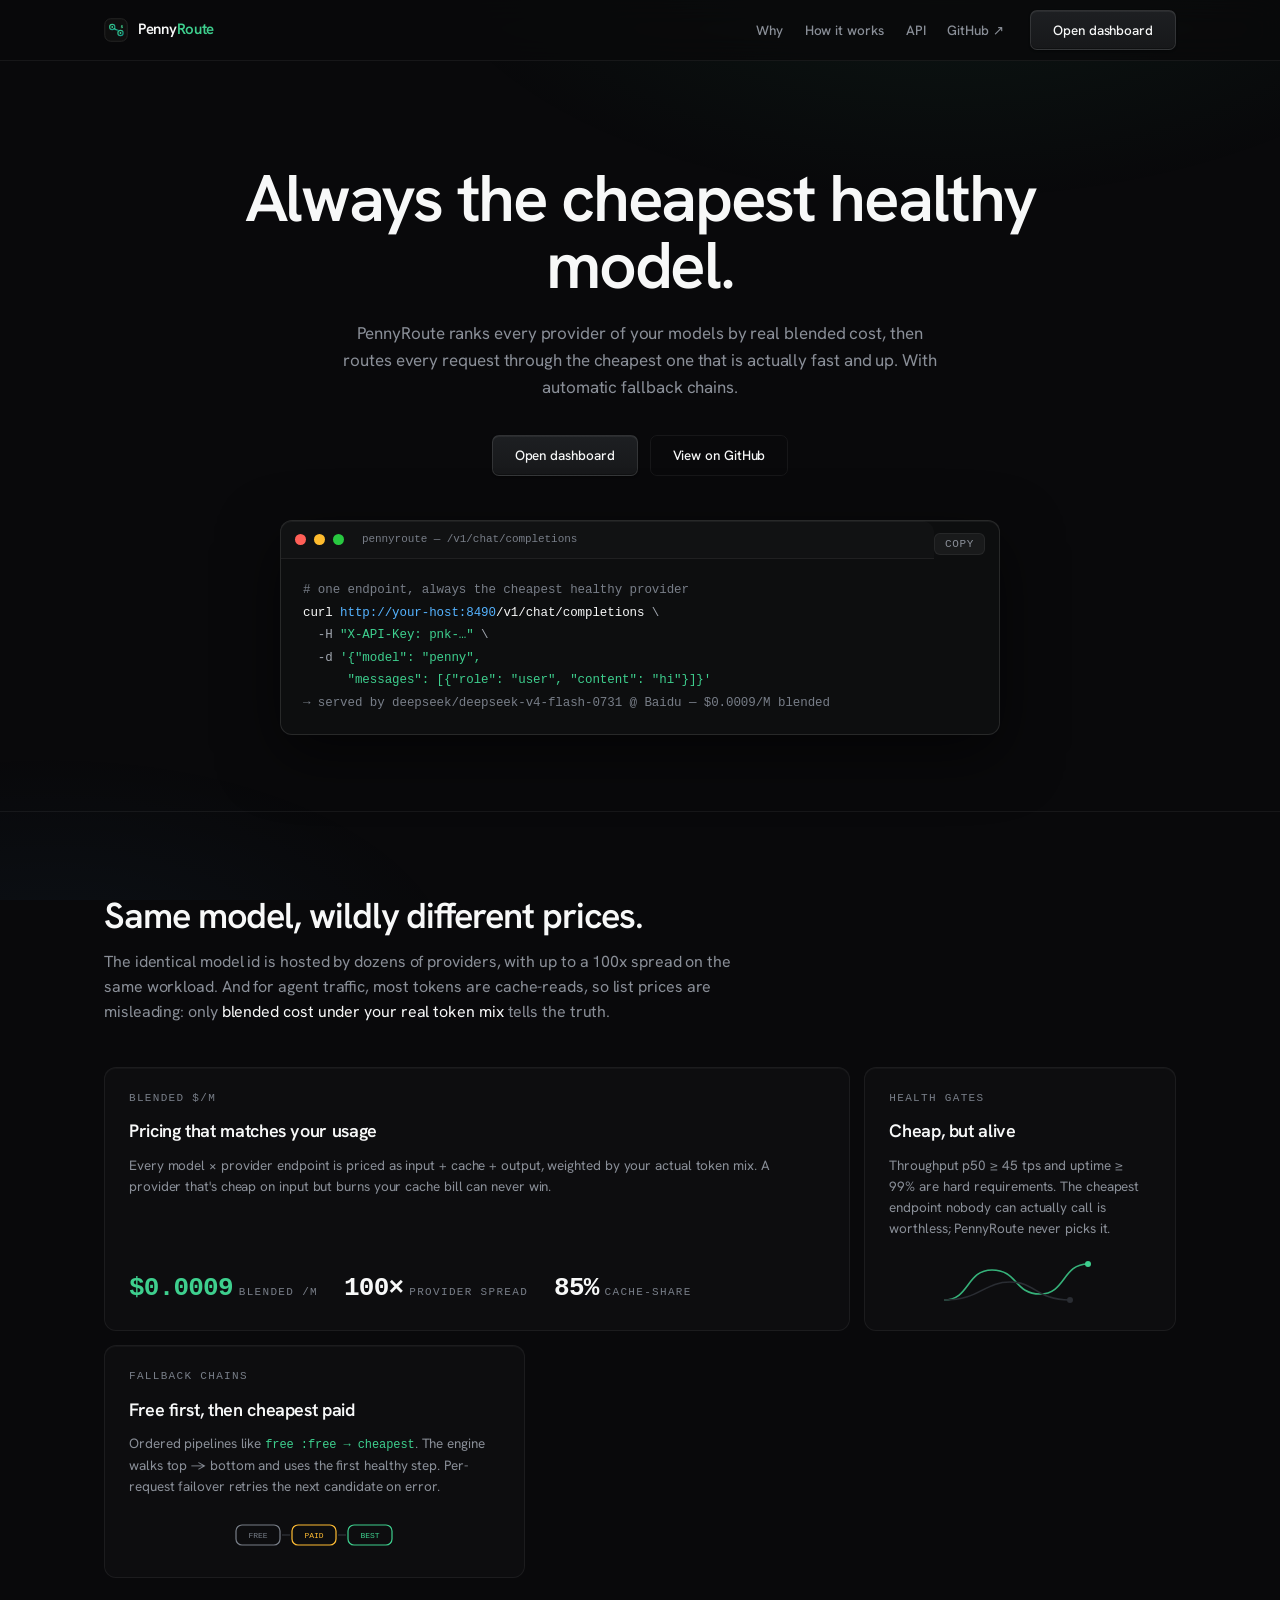
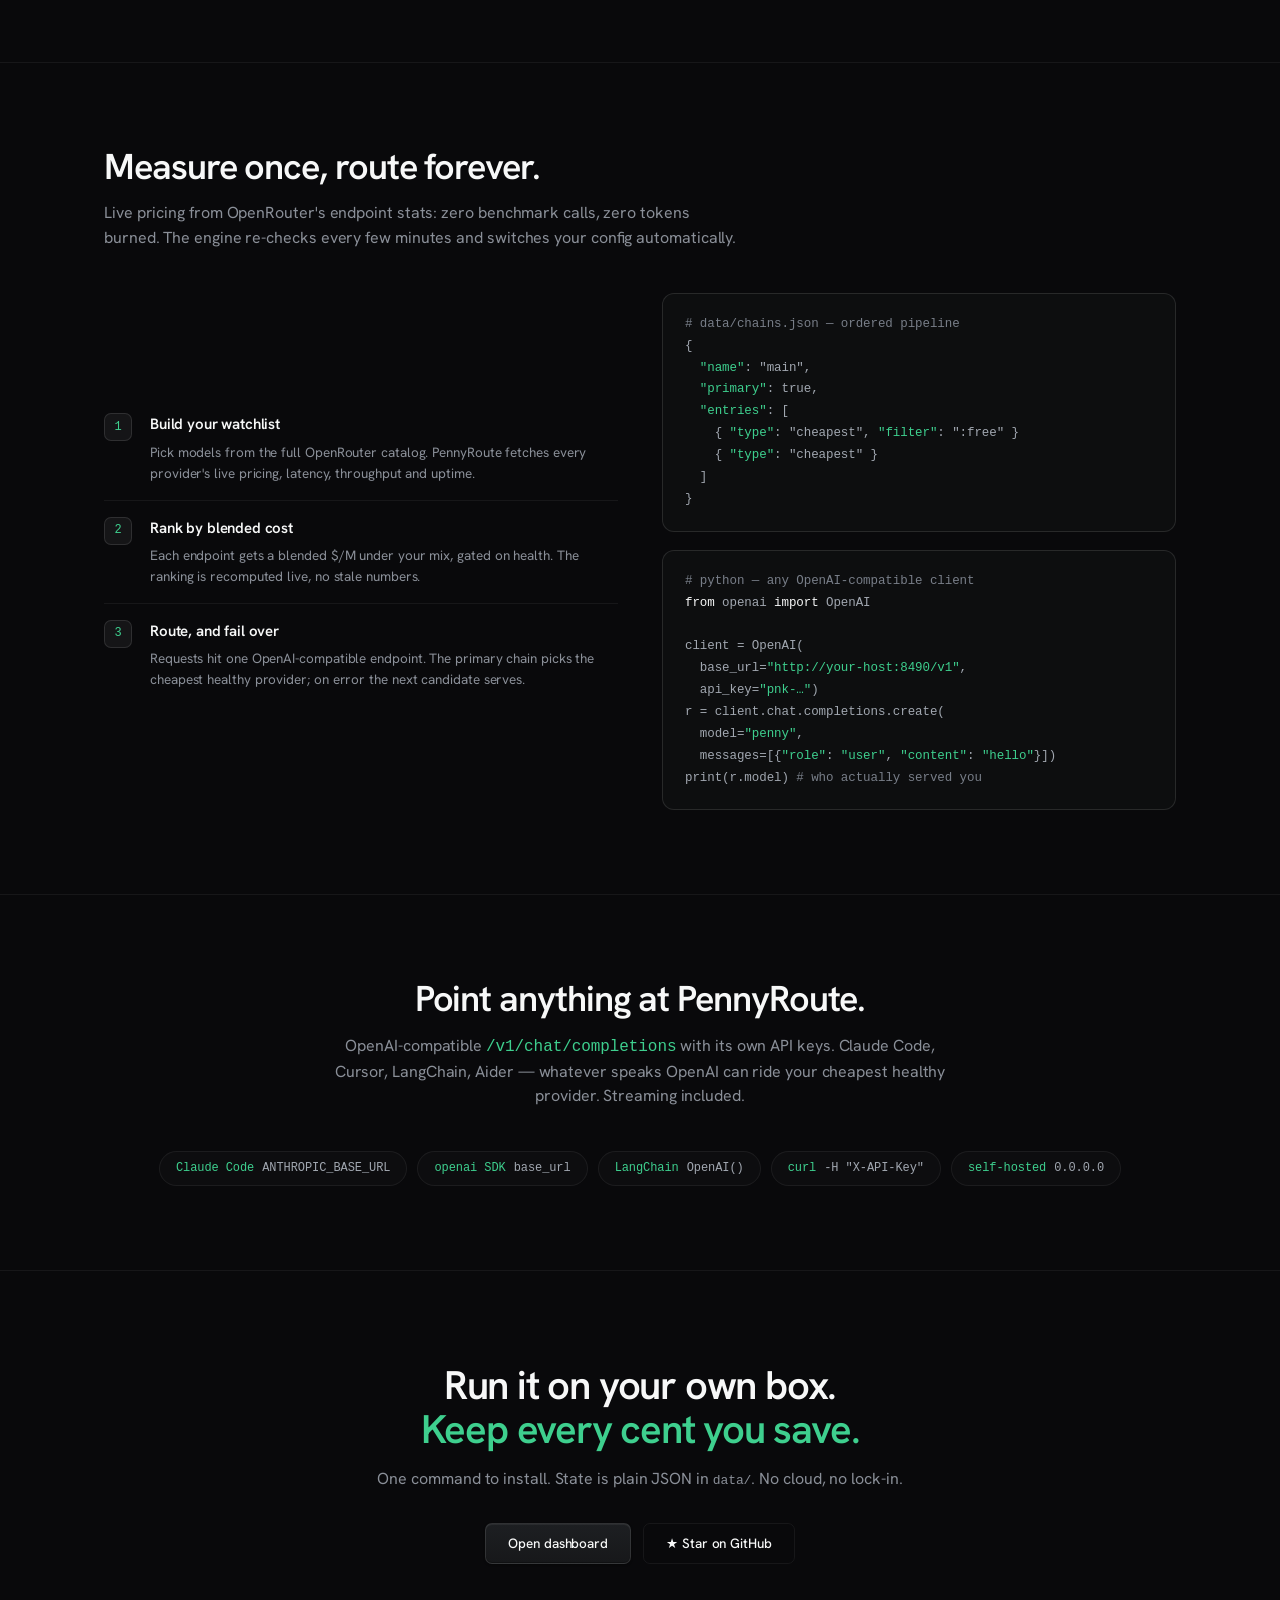
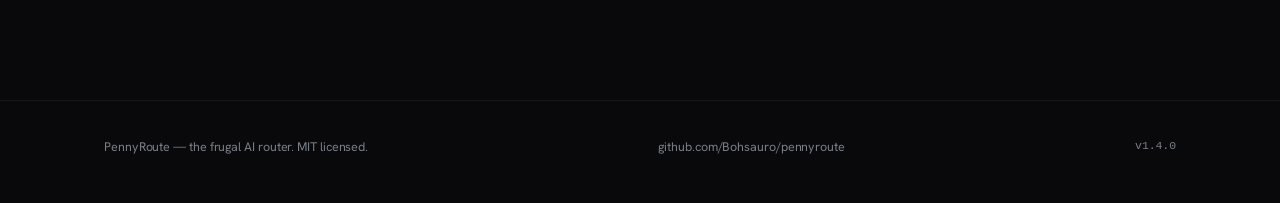
<file: docs/index.html>
<!doctype html>
<html lang="en">
<head>
<meta charset="utf-8">
<meta name="viewport" content="width=device-width, initial-scale=1.0">
<title>PennyRoute — always the cheapest healthy model</title>
<meta name="description" content="PennyRoute is the frugal AI router for OpenRouter: blended-cost provider ranking, health gates, automatic fallback chains, and an OpenAI-compatible endpoint.">
<link rel="icon" href="logo.svg" type="image/svg+xml">
<link rel="preconnect" href="https://fonts.googleapis.com">
<link rel="preconnect" href="https://fonts.gstatic.com" crossorigin>
<link href="https://fonts.googleapis.com/css2?family=Hanken Grotesk:wght@300;400;500;600;700&family=Hanken Grotesk+Mono:wght@400;500&display=swap" rel="stylesheet">
<style>
  :root {
    --bg: #09090b;
    --bg2: #0f1011;
    --panel: rgba(255, 255, 255, 0.02);
    --panel-hi: rgba(255, 255, 255, 0.035);
    --panel-2: rgba(255, 255, 255, 0.05);
    --border: rgba(255, 255, 255, 0.06);
    --border-hi: rgba(255, 255, 255, 0.11);
    --text: #f7f8f8;
    --text-2: #a1a7b0;
    --muted: #8a8f98;
    --faint: #787e88;
    --green: #3ecf8e;
    --green-dim: rgba(62, 207, 142, 0.12);
    --amber: #ffbc33;
    --blue: #55b3ff;
    --red: #ff6363;
    --sans: "Hanken Grotesk", system-ui, -apple-system, "Segoe UI", Roboto, sans-serif;
    --mono: "Hanken Grotesk Mono", ui-monospace, SFMono-Regular, Menlo, Consolas, monospace;
  }
  * { box-sizing: border-box; }
  body {
    margin: 0;
    background: var(--bg);
    color: var(--text);
    font: 400 16px/1.55 var(--sans);
    letter-spacing: -0.005em;
    -webkit-font-smoothing: antialiased;
    font-feature-settings: "cv01", "ss03", "liga";
  }
  .wrap { max-width: 1120px; margin: 0 auto; padding: 0 24px; position: relative; z-index: 2; }

  /* ambient glow */
  body::before {
    content: "";
    position: fixed; inset: 0; pointer-events: none; z-index: 0;
    background:
      radial-gradient(900px 460px at 74% -8%, rgba(62, 207, 142, 0.08), transparent 60%),
      radial-gradient(760px 400px at 4% 108%, rgba(85, 179, 255, 0.05), transparent 55%);
  }

  /* nav */
  nav { position: sticky; top: 0; z-index: 40; background: rgba(9, 9, 11, 0.8); backdrop-filter: blur(14px); border-bottom: 1px solid var(--border); }
  nav .wrap { display: flex; align-items: center; gap: 26px; height: 60px; }
  .brand { display: flex; align-items: center; gap: 10px; font-weight: 600; font-size: 15px; letter-spacing: -0.02em; text-decoration: none; color: var(--text); }
  .brand img { width: 24px; height: 24px; }
  .brand em { color: var(--green); font-style: normal; }
  .nav-links { display: flex; gap: 22px; margin-left: auto; }
  .nav-links a { color: var(--muted); text-decoration: none; font-size: 13.5px; font-weight: 500; }
  .nav-links a:hover { color: var(--text); }
  .btn {
    display: inline-flex; align-items: center; justify-content: center; gap: 8px;
    background: linear-gradient(180deg, #1d1f22, #17181a);
    color: var(--text); border: 1px solid var(--border-hi); border-radius: 7px;
    padding: 9px 22px; font-size: 13.5px; font-weight: 500; text-decoration: none; cursor: pointer;
    box-shadow: inset 0 1px 0 rgba(255,255,255,0.06), inset 0 -1px 0 rgba(0,0,0,0.3), 0 1px 2px rgba(0,0,0,0.4);
    transition: border-color .12s ease, filter .12s ease;
  }
  .btn:hover { border-color: rgba(255,255,255,0.2); filter: brightness(1.12); }
  .btn.ghost { background: transparent; box-shadow: none; border-color: var(--border); }
  .btn.accent:hover { border-color: var(--green); box-shadow: 0 0 16px rgba(62,207,142,0.15); }

  /* hero */
  .hero { padding: 104px 0 76px; text-align: center; }
  h1 {
    font-size: clamp(42px, 6.5vw, 66px); line-height: 1.02; font-weight: 600;
    letter-spacing: -0.035em; margin: 0 auto 20px; max-width: 880px;
  }
  .hero-sub { color: var(--muted); font-size: 17px; line-height: 1.6; max-width: 600px; margin: 0 auto 34px; }
  .hero-cta { display: flex; gap: 12px; justify-content: center; flex-wrap: wrap; margin-bottom: 44px; }
  .mono-lab {
    font-family: var(--mono); font-size: 11px; letter-spacing: 0.12em;
    text-transform: uppercase; color: var(--faint); font-weight: 500;
  }

  /* code window */
  .codewin {
    max-width: 720px; margin: 0 auto; text-align: left;
    background: rgba(15, 16, 17, 0.85); backdrop-filter: blur(10px);
    border: 1px solid var(--border-hi); border-radius: 12px; overflow: hidden;
    box-shadow: 0 20px 60px rgba(0, 0, 0, 0.55), inset 0 1px 0 rgba(255,255,255,0.05);
  }
  .codewin-head { display: flex; align-items: center; gap: 8px; padding: 10px 14px; border-bottom: 1px solid var(--border); border-radius: 12px 12px 0 0; background: rgba(255,255,255,0.02); }
  .cw-dot { width: 11px; height: 11px; border-radius: 50%; }
  .cw-dot.r { background: #ff5f57; } .cw-dot.y { background: #febc2e; } .cw-dot.g { background: #28c840; }
  .cw-title { margin-left: 10px; font-family: var(--mono); font-size: 11px; color: var(--faint); }
  .cw-body { padding: 20px 22px; font-family: var(--mono); font-size: 12.5px; line-height: 1.8; color: var(--text-2); overflow-x: auto; }
  .cw-body .cm { color: var(--faint); }
  .cw-body .cc { color: var(--blue); }
  .cw-body .cs { color: var(--green); }
  .cw-body .cr { color: var(--red); }
  .cw-body b { color: var(--text); font-weight: 500; }
  .cw-copy {
    float: right; margin: 12px 14px 0 0; position: relative; z-index: 2;
    font-family: var(--mono); font-size: 11px; letter-spacing: 0.06em; text-transform: uppercase;
    background: var(--panel-2); color: var(--muted); border: 1px solid var(--border);
    border-radius: 6px; padding: 4px 10px; cursor: pointer;
  }
  .cw-copy:hover { color: var(--text); border-color: var(--border-hi); }

  /* sections */
  section { padding: 84px 0; border-top: 1px solid var(--border); position: relative; z-index: 2; }
  .sec-head { max-width: 640px; margin-bottom: 42px; }
  .sec-head h2 { font-size: clamp(27px, 3.6vw, 36px); font-weight: 600; letter-spacing: -0.03em; line-height: 1.12; margin: 0 0 14px; }
  .sec-head p { color: var(--muted); margin: 0; }

  /* bento grid — asymmetric */
  .bento { display: grid; grid-template-columns: 1.35fr 1fr 1fr; grid-auto-rows: minmax(150px, auto); gap: 14px; }
  .bt {
    background: var(--panel); border: 1px solid var(--border); border-radius: 12px;
    padding: 22px 24px; display: flex; flex-direction: column; gap: 10px;
    box-shadow: inset 0 1px 0 rgba(255,255,255,0.03);
  }
  .bt:hover { border-color: var(--border-hi); background: var(--panel-hi); }
  .bt.wide { grid-column: span 2; }
  .bt .mono-lab { font-size: 11px; }
  .bt h3 { font-size: 18px; font-weight: 600; letter-spacing: -0.02em; margin: 0; }
  .bt p { color: var(--muted); font-size: 13.5px; line-height: 1.55; margin: 0; }
  .bt .wire { margin-top: auto; display: flex; justify-content: center; padding-top: 8px; }
  .bt .metric-line { display: flex; align-items: baseline; gap: 6px; font-family: var(--mono); }
  .bt .metric-line .big { font-size: 26px; font-weight: 600; color: var(--text); letter-spacing: -0.03em; }

  /* pipeline */
  .pipeline { display: grid; grid-template-columns: 1fr 1fr; gap: 44px; align-items: center; }
  .steps { padding: 0; }
  .step { display: flex; gap: 18px; padding: 16px 0; border-bottom: 1px solid var(--border); }
  .step:last-child { border-bottom: none; }
  .step .n {
    flex: none; width: 28px; height: 28px; border-radius: 7px;
    border: 1px solid var(--border-hi); color: var(--green);
    font-family: var(--mono); font-size: 12px; font-weight: 500;
    display: flex; align-items: center; justify-content: center;
    background: var(--panel-2);
  }
  .step h3 { font-size: 15px; font-weight: 600; margin: 0 0 5px; letter-spacing: -0.01em; }
  .step p { color: var(--muted); font-size: 13.5px; margin: 0; line-height: 1.55; }
  pre.raw {
    background: rgba(15, 16, 17, 0.85); border: 1px solid var(--border-hi); border-radius: 12px;
    padding: 20px 22px; margin: 0; font-family: var(--mono); font-size: 12.5px; line-height: 1.75;
    color: var(--text-2); overflow: auto;
  }
  pre.raw .cs { color: var(--green); } pre.raw .cm { color: var(--faint); } pre.raw b { color: var(--text); font-weight: 500; }
  .gap-18 { height: 18px; }

  /* chips */
  .strip { display: flex; flex-wrap: wrap; gap: 10px; justify-content: center; }
  .chip {
    border: 1px solid var(--border); background: var(--panel);
    border-radius: 999px; padding: 7px 16px; font-family: var(--mono);
    font-size: 12px; color: var(--text-2);
  }
  .chip b { color: var(--green); font-weight: 500; margin-right: 8px; }

  /* cta */
  .cta { text-align: center; border-top: 1px solid var(--border); padding: 92px 0; position: relative; z-index: 2; }
  .cta h2 { font-size: clamp(28px, 4vw, 40px); font-weight: 600; letter-spacing: -0.03em; line-height: 1.1; margin: 0 0 16px; }
  .cta p { color: var(--muted); margin: 0 0 32px; }

  footer { border-top: 1px solid var(--border); padding: 36px 0 48px; color: var(--faint); font-size: 12.5px; }
  footer .wrap { display: flex; justify-content: space-between; gap: 18px; flex-wrap: wrap; }
  footer a { color: var(--faint); text-decoration: none; }
  footer a:hover { color: var(--text); }
  footer .m { font-family: var(--mono); font-size: 11.5px; }

  @media (max-width: 880px) {
    .bento { grid-template-columns: 1fr; }
    .bt.wide { grid-column: span 1; }
    .pipeline { grid-template-columns: 1fr; gap: 30px; }
    .nav-links { display: none; }
    .hero { padding: 70px 0 52px; }
    section { padding: 58px 0; }
  }
</style>
</head>
<body>

<nav>
  <div class="wrap">
    <a class="brand" href="#top"><img src="logo.svg" alt="logo"><span>Penny<em>Route</em></span></a>
    <div class="nav-links">
      <a href="#why">Why</a>
      <a href="#how">How it works</a>
      <a href="#api">API</a>
      <a href="https://github.com/Bohsauro/pennyroute" target="_blank" rel="noopener">GitHub ↗</a>
    </div>
    <a class="btn accent" href="https://github.com/Bohsauro/pennyroute">Open dashboard</a>
  </div>
</nav>

<header class="hero" id="top">
  <div class="wrap">
    <h1>Always the cheapest healthy model.</h1>
    <p class="hero-sub">PennyRoute ranks every provider of your models by real blended cost, then routes every request through the cheapest one that is actually fast and up. With automatic fallback chains.</p>
    <div class="hero-cta">
      <a class="btn accent" href="https://github.com/Bohsauro/pennyroute">Open dashboard</a>
      <a class="btn ghost" href="https://github.com/Bohsauro/pennyroute" target="_blank" rel="noopener">View on GitHub</a>
    </div>
    <div class="codewin">
      <button class="cw-copy" id="copybtn">Copy</button>
      <div class="codewin-head">
        <span class="cw-dot r"></span><span class="cw-dot y"></span><span class="cw-dot g"></span>
        <span class="cw-title">pennyroute — /v1/chat/completions</span>
      </div>
      <div class="cw-body" id="curlex">
<span class="cm"># one endpoint, always the cheapest healthy provider</span><br>
<b>curl</b> <span class="cc">http://your-host:8490</span><b>/v1/chat/completions</b> \<br>
&nbsp;&nbsp;-H <span class="cs">"X-API-Key: pnk-…"</span> \<br>
&nbsp;&nbsp;-d <span class="cs">'{"model": "penny",</span><br>
&nbsp;&nbsp;&nbsp;&nbsp;&nbsp;&nbsp;<span class="cs">"messages": [{"role": "user", "content": "hi"}]}'</span><br>
<span class="cm">→ served by deepseek/deepseek-v4-flash-0731 @ Baidu — $0.0009/M blended</span>
      </div>
    </div>
  </div>
</header>

<section id="why">
  <div class="wrap">
    <div class="sec-head">
      <h2>Same model, wildly different prices.</h2>
      <p>The identical model id is hosted by dozens of providers, with up to a 100x spread on the same workload. And for agent traffic, most tokens are cache-reads, so list prices are misleading: only <em style="color:var(--text);font-style:normal">blended cost under your real token mix</em> tells the truth.</p>
    </div>
    <div class="bento">
      <div class="bt wide">
        <div class="mono-lab">Blended $/M</div>
        <h3>Pricing that matches your usage</h3>
        <p>Every model × provider endpoint is priced as input + cache + output, weighted by your actual token mix. A provider that's cheap on input but burns your cache bill can never win.</p>
        <div class="wire" style="justify-content:flex-start;gap:26px">
          <div class="metric-line"><span class="big" style="color:var(--green)">$0.0009</span><span class="mono-lab" style="font-size:11px">blended /M</span></div>
          <div class="metric-line"><span class="big">100×</span><span class="mono-lab" style="font-size:11px">provider spread</span></div>
          <div class="metric-line"><span class="big">85%</span><span class="mono-lab" style="font-size:11px">cache-share</span></div>
        </div>
      </div>
      <div class="bt">
        <div class="mono-lab">Health gates</div>
        <h3>Cheap, but alive</h3>
        <p>Throughput p50 ≥ 45 tps and uptime ≥ 99% are hard requirements. The cheapest endpoint nobody can actually call is worthless; PennyRoute never picks it.</p>
        <div class="wire">
          <svg width="160" height="52" viewBox="0 0 160 52" fill="none">
            <path d="M4 44 C 30 44, 26 14, 52 14 S 74 38, 100 38 S 122 8, 148 8" stroke="var(--green)" stroke-width="1.6" opacity="0.85"/>
            <path d="M4 44 C 40 44, 44 26, 70 26 S 96 44, 130 44" stroke="#2a2d33" stroke-width="1.6"/>
            <circle cx="148" cy="8" r="3" fill="var(--green)"/>
            <circle cx="130" cy="44" r="3" fill="#2a2d33"/>
          </svg>
        </div>
      </div>
      <div class="bt">
        <div class="mono-lab">Fallback chains</div>
        <h3>Free first, then cheapest paid</h3>
        <p>Ordered pipelines like <span style="font-family:var(--mono);font-size:12px;color:var(--green)">free :free → cheapest</span>. The engine walks top → bottom and uses the first healthy step. Per-request failover retries the next candidate on error.</p>
        <div class="wire">
          <svg width="160" height="40" viewBox="0 0 160 40" fill="none">
            <rect x="2" y="10" width="44" height="20" rx="6" stroke="var(--faint)" stroke-width="1.2"/>
            <rect x="58" y="10" width="44" height="20" rx="6" stroke="var(--amber)" stroke-width="1.2"/>
            <rect x="114" y="10" width="44" height="20" rx="6" stroke="var(--green)" stroke-width="1.2"/>
            <path d="M48 20h8M104 20h8" stroke="#2a2d33" stroke-width="1.4"/>
            <text x="24" y="23" font-family="var(--mono)" font-size="8" fill="var(--faint)" text-anchor="middle">FREE</text>
            <text x="80" y="23" font-family="var(--mono)" font-size="8" fill="var(--amber)" text-anchor="middle">PAID</text>
            <text x="136" y="23" font-family="var(--mono)" font-size="8" fill="var(--green)" text-anchor="middle">BEST</text>
          </svg>
        </div>
      </div>
    </div>
  </div>
</section>

<section id="how">
  <div class="wrap">
    <div class="sec-head">
      <h2>Measure once, route forever.</h2>
      <p>Live pricing from OpenRouter's endpoint stats: zero benchmark calls, zero tokens burned. The engine re-checks every few minutes and switches your config automatically.</p>
    </div>
    <div class="pipeline">
      <div class="steps">
        <div class="step"><div class="n">1</div><div><h3>Build your watchlist</h3><p>Pick models from the full OpenRouter catalog. PennyRoute fetches every provider's live pricing, latency, throughput and uptime.</p></div></div>
        <div class="step"><div class="n">2</div><div><h3>Rank by blended cost</h3><p>Each endpoint gets a blended $/M under your mix, gated on health. The ranking is recomputed live, no stale numbers.</p></div></div>
        <div class="step"><div class="n">3</div><div><h3>Route, and fail over</h3><p>Requests hit one OpenAI-compatible endpoint. The primary chain picks the cheapest healthy provider; on error the next candidate serves.</p></div></div>
      </div>
      <div>
        <pre class="raw"><span class="cm"># data/chains.json — ordered pipeline</span><br>{<br>&nbsp;&nbsp;<span class="cs">"name"</span>: "main",<br>&nbsp;&nbsp;<span class="cs">"primary"</span>: true,<br>&nbsp;&nbsp;<span class="cs">"entries"</span>: [<br>&nbsp;&nbsp;&nbsp;&nbsp;{ <span class="cs">"type"</span>: "cheapest", <span class="cs">"filter"</span>: ":free" }<br>&nbsp;&nbsp;&nbsp;&nbsp;{ <span class="cs">"type"</span>: "cheapest" }<br>&nbsp;&nbsp;]<br>}</pre>
        <div class="gap-18"></div>
        <pre class="raw"><span class="cm"># python — any OpenAI-compatible client</span><br><b>from</b> openai <b>import</b> OpenAI<br><br>client = OpenAI(<br>&nbsp;&nbsp;base_url=<span class="cs">"http://your-host:8490/v1"</span>,<br>&nbsp;&nbsp;api_key=<span class="cs">"pnk-…"</span>)<br>r = client.chat.completions.create(<br>&nbsp;&nbsp;model=<span class="cs">"penny"</span>,<br>&nbsp;&nbsp;messages=[{<span class="cs">"role"</span>: <span class="cs">"user"</span>, <span class="cs">"content"</span>: <span class="cs">"hello"</span>}])<br>print(r.model) <span class="cm"># who actually served you</span></pre>
      </div>
    </div>
  </div>
</section>

<section id="api">
  <div class="wrap" style="text-align:center">
    <div class="sec-head" style="margin-left:auto;margin-right:auto">
      <h2>Point anything at PennyRoute.</h2>
      <p>OpenAI-compatible <span style="font-family:var(--mono);color:var(--green)">/v1/chat/completions</span> with its own API keys. Claude Code, Cursor, LangChain, Aider — whatever speaks OpenAI can ride your cheapest healthy provider. Streaming included.</p>
    </div>
    <div class="strip">
      <span class="chip"><b>Claude Code</b>ANTHROPIC_BASE_URL</span>
      <span class="chip"><b>openai SDK</b>base_url</span>
      <span class="chip"><b>LangChain</b>OpenAI()</span>
      <span class="chip"><b>curl</b>-H "X-API-Key"</span>
      <span class="chip"><b>self-hosted</b>0.0.0.0</span>
    </div>
  </div>
</section>

<div class="cta">
  <div class="wrap">
    <h2>Run it on your own box.<br><span style="color:var(--green)">Keep every cent you save.</span></h2>
    <p>One command to install. State is plain JSON in <span style="font-family:var(--mono);font-size:13px">data/</span>. No cloud, no lock-in.</p>
    <div class="hero-cta">
      <a class="btn accent" href="https://github.com/Bohsauro/pennyroute">Open dashboard</a>
      <a class="btn ghost" href="https://github.com/Bohsauro/pennyroute" target="_blank" rel="noopener">★ Star on GitHub</a>
    </div>
  </div>
</div>

<footer>
  <div class="wrap">
    <div>PennyRoute — the frugal AI router. MIT licensed.</div>
    <div><a href="https://github.com/Bohsauro/pennyroute" target="_blank" rel="noopener">github.com/Bohsauro/pennyroute</a></div>
    <div class="m">v1.4.0</div>
  </div>
</footer>

<script>
document.getElementById("copybtn").onclick = function () {
  var t = "curl http://YOUR-IP:8490/v1/chat/completions \\\n  -H \"Content-Type: application/json\" \\\n  -H \"X-API-Key: pnk-YOUR-KEY\" \\\n  -d '{\"model\": \"penny\", \"messages\": [{\"role\": \"user\", \"content\": \"hi\"}]}'";
  navigator.clipboard.writeText(t).then(function () {
    var b = document.getElementById("copybtn");
    b.textContent = "Copied ✓";
    setTimeout(function () { b.textContent = "Copy"; }, 1600);
  });
};
</script>
</body>
</html>
</file>
